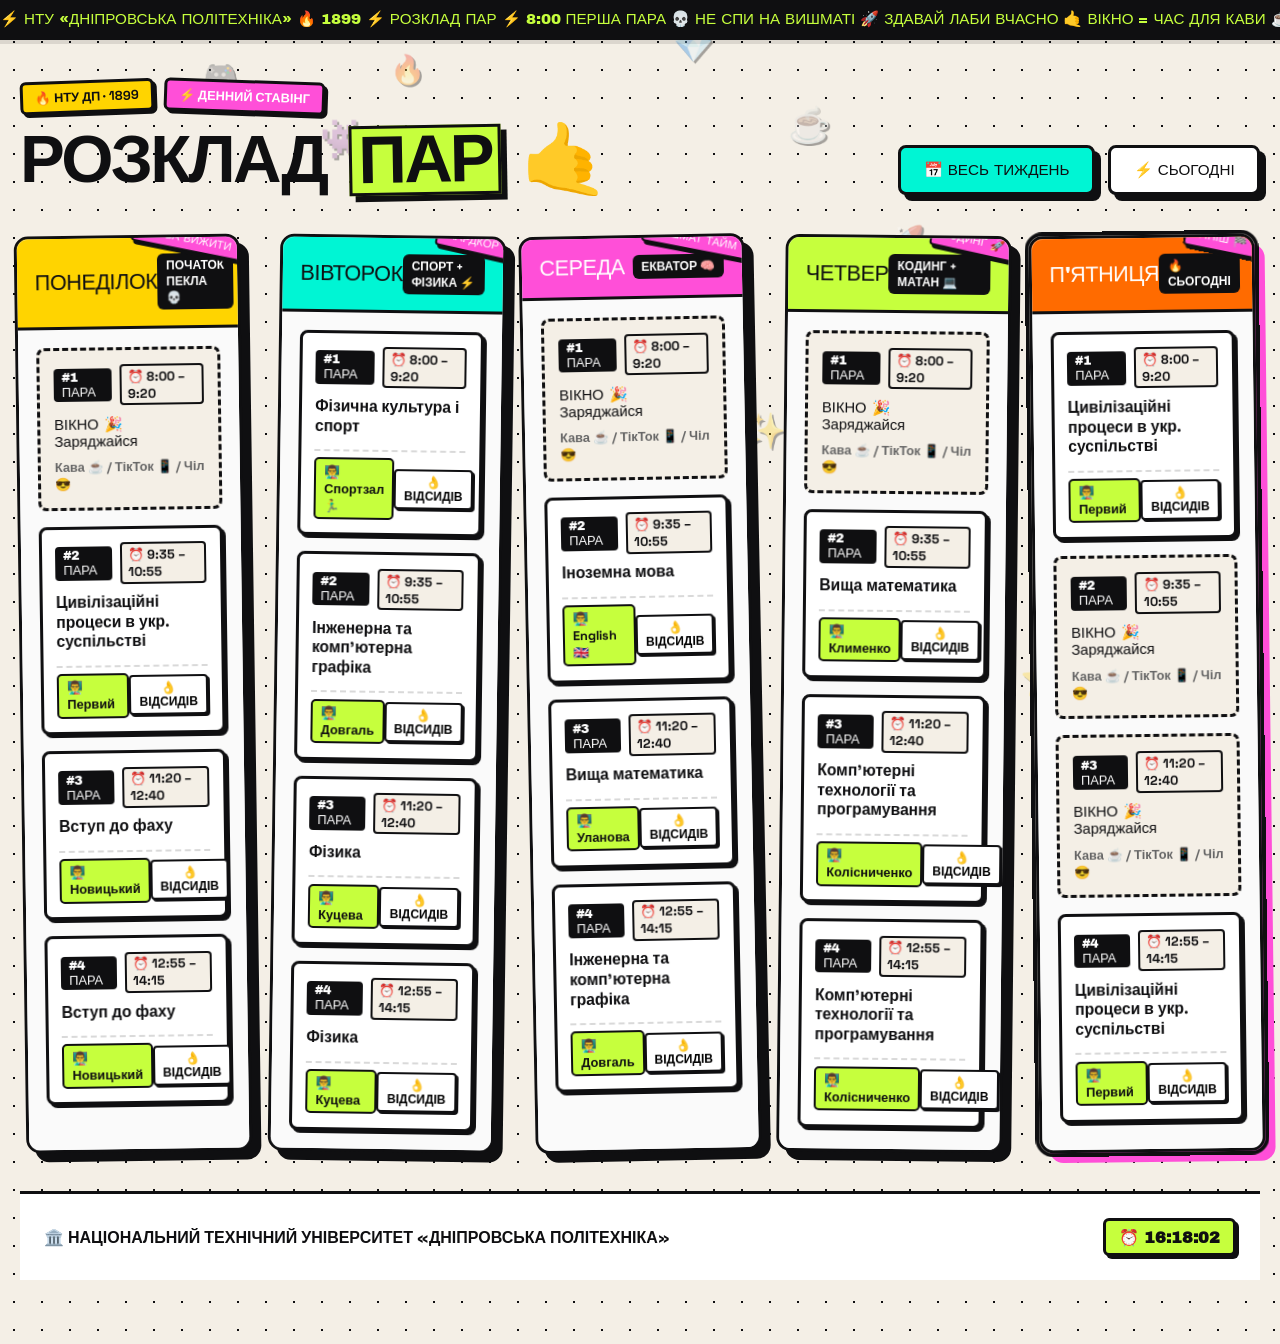
<file: g7-schedule.html>
<!DOCTYPE html>
<html lang="uk">
<head>
  <meta charset="UTF-8">
  <meta name="viewport" content="width=device-width, initial-scale=1.0">
  <title>РОЗКЛАД // НТУ «ДП»</title>

  <!-- Жирні шрифти з сильним характером -->
  <link rel="preconnect" href="https://fonts.googleapis.com">
  <link rel="preconnect" href="https://fonts.gstatic.com" crossorigin>
  <link href="https://fonts.googleapis.com/css2?family=Archivo+Black&family=Space+Grotesk:wght@600;700;900&display=swap" rel="stylesheet">

  <style>
    :root {
      --bg: #F4EFE6;
      --black: #0F0F11;
      --white: #FFFFFF;
      
      --lime: #C6FF3D;
      --pink: #FF4FD8;
      --yellow: #FFD400;
      --cyan: #00F5D4;
      --blue: #3D5AFE;
      --orange: #FF6B00;
      --purple: #B388FF;
      
      --border-thick: 3.5px solid var(--black);
      --shadow-hard: 6px 6px 0px var(--black);
      --shadow-hard-lg: 9px 9px 0px var(--black);
      --shadow-hard-sm: 3px 3px 0px var(--black);
      
      --bounce-ease: cubic-bezier(0.34, 1.56, 0.64, 1);
    }

    * {
      box-sizing: border-box;
      margin: 0;
      padding: 0;
      -webkit-font-smoothing: antialiased;
    }

    body {
      background-color: var(--bg);
      color: var(--black);
      font-family: 'Space Grotesk', -apple-system, sans-serif;
      min-height: 100vh;
      display: flex;
      flex-direction: column;
      overflow-x: hidden;
      background-image: radial-gradient(var(--black) 1px, transparent 0);
      background-size: 28px 28px;
      position: relative;
    }

    .bg-floating-container {
      position: fixed;
      top: 0;
      left: 0;
      width: 100vw;
      height: 100vh;
      pointer-events: none;
      z-index: 1;
      overflow: hidden;
    }

    .float-item {
      position: absolute;
      font-size: 1.8rem;
      user-select: none;
      opacity: 0.35;
      filter: drop-shadow(2px 2px 0px var(--black));
      animation: floatDrift linear infinite alternate;
      will-change: transform;
    }

    @keyframes floatDrift {
      0% {
        transform: translate(0, 0) rotate(0deg) scale(1);
      }
      50% {
        transform: translate(25px, -35px) rotate(15deg) scale(1.1);
      }
      100% {
        transform: translate(-20px, 20px) rotate(-12deg) scale(0.95);
      }
    }

    .ticker-wrap {
      background: var(--black);
      color: var(--lime);
      font-family: 'Archivo Black', sans-serif;
      font-size: 0.95rem;
      padding: 0.6rem 0;
      overflow: hidden;
      white-space: nowrap;
      border-bottom: var(--border-thick);
      position: sticky;
      top: 0;
      z-index: 100;
      box-shadow: 0 4px 0 rgba(0,0,0,0.1);
    }

    .ticker {
      display: inline-block;
      animation: marquee 20s linear infinite;
    }

    @keyframes marquee {
      0% { transform: translateX(0); }
      100% { transform: translateX(-50%); }
    }

    .app-container {
      width: 100%;
      max-width: 1440px;
      margin: 0 auto;
      padding: 2.5rem 1.25rem 4rem;
      display: flex;
      flex-direction: column;
      gap: 2.5rem;
      position: relative;
      z-index: 10;
    }

    .header {
      display: flex;
      flex-direction: column;
      gap: 1.5rem;
      position: relative;
    }

    @media (min-width: 900px) {
      .header {
        flex-direction: row;
        justify-content: space-between;
        align-items: flex-end;
      }
    }

    .header-main {
      display: flex;
      flex-direction: column;
      gap: 0.75rem;
    }

    .tags-row {
      display: flex;
      flex-wrap: wrap;
      gap: 0.6rem;
      align-items: center;
    }

    .badge-pill {
      background: var(--yellow);
      border: var(--border-thick);
      box-shadow: var(--shadow-hard-sm);
      font-weight: 900;
      font-size: 0.8rem;
      text-transform: uppercase;
      padding: 0.3rem 0.75rem;
      border-radius: 6px;
      transform: rotate(-2deg);
      display: inline-flex;
      align-items: center;
      gap: 0.35rem;
    }

    .badge-pill.pink {
      background: var(--pink);
      color: var(--white);
      transform: rotate(2deg);
    }

    .main-title {
      font-family: 'Archivo Black', sans-serif;
      font-size: clamp(2.4rem, 6vw, 4.2rem);
      line-height: 0.95;
      text-transform: uppercase;
      letter-spacing: -0.04em;
      color: var(--black);
      position: relative;
    }

    .main-title span {
      display: inline-block;
      background: var(--lime);
      border: var(--border-thick);
      box-shadow: var(--shadow-hard);
      padding: 0 0.4rem;
      transform: rotate(-1deg);
      margin-left: 0.2rem;
    }

    .controls-wrapper {
      display: flex;
      flex-wrap: wrap;
      align-items: center;
      gap: 0.85rem;
    }

    .btn-brutal {
      background: var(--white);
      color: var(--black);
      border: var(--border-thick);
      box-shadow: var(--shadow-hard);
      font-family: 'Archivo Black', sans-serif;
      font-size: 0.95rem;
      text-transform: uppercase;
      padding: 0.8rem 1.4rem;
      border-radius: 8px;
      cursor: pointer;
      display: inline-flex;
      align-items: center;
      gap: 0.6rem;
      transition: transform 0.15s var(--bounce-ease), box-shadow 0.15s var(--bounce-ease), background-color 0.15s ease;
      user-select: none;
    }

    .btn-brutal:hover {
      transform: translate(-2px, -2px);
      box-shadow: 8px 8px 0px var(--black);
    }

    .btn-brutal:active {
      transform: translate(4px, 4px) !important;
      box-shadow: 1px 1px 0px var(--black) !important;
    }

    .btn-brutal.active {
      background: var(--cyan);
      box-shadow: var(--shadow-hard);
    }

    .btn-brutal.pink-accent.active {
      background: var(--pink);
      color: var(--white);
    }

    .schedule-grid {
      display: grid;
      grid-template-columns: 1fr;
      gap: 1.75rem;
    }

    @media (min-width: 640px) {
      .schedule-grid {
        grid-template-columns: repeat(auto-fit, minmax(290px, 1fr));
      }
    }

    @media (min-width: 1250px) {
      .schedule-grid {
        grid-template-columns: repeat(5, 1fr);
      }
    }

    .schedule-grid.today-only {
      display: flex;
      justify-content: center;
    }

    .schedule-grid.today-only .day-card {
      max-width: 580px;
      width: 100%;
      transform: rotate(0deg) !important;
    }

    .day-card {
      background: var(--white);
      border: var(--border-thick);
      box-shadow: var(--shadow-hard-lg);
      border-radius: 14px;
      display: flex;
      flex-direction: column;
      overflow: hidden;
      transition: transform 0.2s var(--bounce-ease), box-shadow 0.2s var(--bounce-ease);
      position: relative;
    }

    .day-card:nth-child(1) { transform: rotate(-0.8deg); }
    .day-card:nth-child(2) { transform: rotate(0.8deg); }
    .day-card:nth-child(3) { transform: rotate(-1.1deg); }
    .day-card:nth-child(4) { transform: rotate(0.6deg); }
    .day-card:nth-child(5) { transform: rotate(-0.7deg); }

    .day-card:hover {
      transform: translateY(-6px) scale(1.01) !important;
      box-shadow: 12px 12px 0px var(--black);
      z-index: 20;
    }

    .day-card.is-today {
      box-shadow: 10px 10px 0px var(--pink) !important;
      border-color: var(--black);
      outline: 4px solid var(--black);
    }

    .day-header {
      padding: 1rem 1.1rem;
      border-bottom: var(--border-thick);
      display: flex;
      justify-content: space-between;
      align-items: center;
      background: var(--yellow);
    }

    .day-card:nth-child(1) .day-header { background: var(--yellow); }
    .day-card:nth-child(2) .day-header { background: var(--cyan); }
    .day-card:nth-child(3) .day-header { background: var(--pink); color: #fff; }
    .day-card:nth-child(4) .day-header { background: var(--lime); }
    .day-card:nth-child(5) .day-header { background: var(--orange); color: #fff; }

    .day-title {
      font-family: 'Archivo Black', sans-serif;
      font-size: 1.35rem;
      text-transform: uppercase;
      letter-spacing: -0.02em;
    }

    .day-meta-badge {
      font-size: 0.75rem;
      font-weight: 900;
      background: var(--black);
      color: var(--white);
      padding: 0.25rem 0.55rem;
      border-radius: 6px;
      text-transform: uppercase;
    }

    .pairs-body {
      padding: 1.1rem;
      display: flex;
      flex-direction: column;
      gap: 1rem;
      background: #FAFAFA;
      flex: 1;
    }

    .pair-block {
      background: var(--white);
      border: var(--border-thick);
      box-shadow: var(--shadow-hard-sm);
      border-radius: 8px;
      padding: 0.85rem;
      display: flex;
      flex-direction: column;
      gap: 0.6rem;
      position: relative;
      transition: transform 0.15s var(--bounce-ease), box-shadow 0.15s var(--bounce-ease), background-color 0.2s ease;
      user-select: none;
    }

    .pair-block:hover {
      transform: translate(-2px, -2px);
      box-shadow: 5px 5px 0px var(--black);
    }

    .pair-block.done {
      background: #EBEAE5;
      opacity: 0.7;
      text-decoration: line-through;
    }

    @keyframes pairBreathing {
      0%, 100% {
        transform: scale(1);
        box-shadow: var(--shadow-hard-sm);
      }
      50% {
        transform: scale(1.018);
        box-shadow: 6px 6px 0px var(--pink);
      }
    }

    .pair-block.is-current-pair {
      animation: pairBreathing 3.2s ease-in-out infinite;
      border-color: var(--pink) !important;
      outline: 3px solid var(--pink);
      background: #FFF9FE;
      z-index: 5;
    }

    .pair-top-row {
      display: flex;
      justify-content: space-between;
      align-items: center;
      gap: 0.5rem;
    }

    .pair-number {
      font-family: 'Archivo Black', sans-serif;
      font-size: 0.8rem;
      background: var(--black);
      color: var(--white);
      padding: 0.15rem 0.5rem;
      border-radius: 4px;
    }

    .pair-hours {
      font-size: 0.8rem;
      font-weight: 800;
      color: var(--black);
      background: var(--bg);
      border: 2px solid var(--black);
      padding: 0.1rem 0.4rem;
      border-radius: 4px;
    }

    .live-badge {
      background: var(--pink);
      color: var(--white);
      font-family: 'Archivo Black', sans-serif;
      font-size: 0.7rem;
      padding: 0.15rem 0.45rem;
      border-radius: 4px;
      border: 1.5px solid var(--black);
      animation: blinker 1.5s ease-in-out infinite;
    }

    @keyframes blinker {
      50% { opacity: 0.6; }
    }

    .pair-name {
      font-size: 0.98rem;
      font-weight: 900;
      line-height: 1.25;
      word-break: break-word;
    }

    .pair-footer {
      display: flex;
      justify-content: space-between;
      align-items: center;
      margin-top: 0.2rem;
      padding-top: 0.4rem;
      border-top: 2px dashed rgba(0,0,0,0.15);
    }

    .teacher-tag {
      font-size: 0.8rem;
      font-weight: 800;
      background: var(--lime);
      border: 2px solid var(--black);
      padding: 0.2rem 0.5rem;
      border-radius: 5px;
      display: inline-flex;
      align-items: center;
      gap: 0.3rem;
    }

    .btn-done-check {
      background: var(--white);
      border: 2px solid var(--black);
      cursor: pointer;
      font-size: 0.75rem;
      font-weight: 900;
      padding: 0.25rem 0.5rem;
      border-radius: 4px;
      box-shadow: 2px 2px 0px var(--black);
      transition: all 0.1s var(--bounce-ease);
    }

    .btn-done-check:hover {
      background: var(--yellow);
    }

    .btn-done-check:active {
      transform: translate(2px, 2px);
      box-shadow: 0 0 0;
    }

    .pair-block.is-window {
      background: var(--bg);
      border: 3px dashed var(--black);
      box-shadow: none;
      padding: 0.9rem;
    }

    .window-title {
      font-family: 'Archivo Black', sans-serif;
      font-size: 0.92rem;
      color: var(--black);
      display: flex;
      align-items: center;
      gap: 0.4rem;
    }

    .window-subtitle {
      font-size: 0.8rem;
      font-weight: 700;
      color: #666;
    }

    .weekend-card {
      grid-column: 1 / -1;
      background: var(--yellow);
      border: var(--border-thick);
      box-shadow: var(--shadow-hard-lg);
      border-radius: 16px;
      padding: 4rem 2rem;
      text-align: center;
      display: flex;
      flex-direction: column;
      align-items: center;
      gap: 1.25rem;
      transform: rotate(-1deg);
    }

    .weekend-card h2 {
      font-family: 'Archivo Black', sans-serif;
      font-size: clamp(2rem, 4vw, 3rem);
      text-transform: uppercase;
    }

    .meme-sticker {
      position: absolute;
      top: -12px;
      right: -8px;
      background: var(--pink);
      color: var(--white);
      font-family: 'Archivo Black', sans-serif;
      font-size: 0.7rem;
      padding: 0.3rem 0.6rem;
      border: 2px solid var(--black);
      box-shadow: var(--shadow-hard-sm);
      transform: rotate(12deg);
      border-radius: 4px;
      z-index: 5;
      pointer-events: none;
    }

    /* Canvas для конфетті */
    #confettiCanvas {
      position: fixed;
      top: 0;
      left: 0;
      width: 100vw;
      height: 100vh;
      pointer-events: none;
      z-index: 9999;
    }

    .footer {
      margin-top: auto;
      background: var(--white);
      border-top: var(--border-thick);
      padding: 1.5rem;
      display: flex;
      flex-wrap: wrap;
      justify-content: space-between;
      align-items: center;
      gap: 1rem;
      font-weight: 800;
      position: relative;
      z-index: 10;
    }

    .clock-badge {
      background: var(--lime);
      border: var(--border-thick);
      box-shadow: var(--shadow-hard-sm);
      padding: 0.4rem 0.8rem;
      border-radius: 6px;
      font-family: 'Archivo Black', sans-serif;
    }
  </style>
</head>
<body>

  <!-- Плаваючі фонові елементи (мемні декоративні штучки) -->
  <div class="bg-floating-container" id="floatingBg"></div>

  <!-- Конфетті canvas -->
  <canvas id="confettiCanvas"></canvas>

  <div class="ticker-wrap">
    <div class="ticker">
      ⚡ НТУ «ДНІПРОВСЬКА ПОЛІТЕХНІКА» 🔥 1899 ⚡ РОЗКЛАД ПАР ⚡ 8:00 ПЕРША ПАРА 💀 НЕ СПИ НА ВИШМАТІ 🚀 ЗДАВАЙ ЛАБИ ВЧАСНО 🤙 ВІКНО = ЧАС ДЛЯ КАВИ ☕️ ⚡ НТУ «ДНІПРОВСЬКА ПОЛІТЕХНІКА» 🔥 1899 ⚡ РОЗКЛАД ПАР ⚡ 8:00 ПЕРША ПАРА 💀
    </div>
  </div>

  <div class="app-container">
    
    <!-- Шапка -->
    <header class="header">
      <div class="header-main">
        <div class="tags-row">
          <div class="badge-pill">🔥 НТУ ДП · 1899</div>
          <div class="badge-pill pink">⚡ ДЕННИЙ СТАВІНГ</div>
        </div>
        <h1 class="main-title">РОЗКЛАД <span>ПАР</span> 🤙</h1>
      </div>

      <!-- Кнопки-перемикачі -->
      <div class="controls-wrapper">
        <button class="btn-brutal active" id="btnWeek" onclick="setViewMode('week')">
          📅 ВЕСЬ ТИЖДЕНЬ
        </button>
        <button class="btn-brutal pink-accent" id="btnToday" onclick="setViewMode('today')">
          ⚡ СЬОГОДНІ
        </button>
      </div>
    </header>

    <!-- Сетка дней -->
    <main class="schedule-grid" id="scheduleContainer"></main>

    <!-- Футер -->
    <footer class="footer">
      <div>🏛️ НАЦІОНАЛЬНИЙ ТЕХНІЧНИЙ УНІВЕРСИТЕТ «ДНІПРОВСЬКА ПОЛІТЕХНІКА»</div>
      <div class="clock-badge" id="liveClock">⏰ 00:00:00</div>
    </footer>
  </div>

  <script>
    // Точний графік дзвінків НТУ «ДП»
    const timeSlots = {
      1: { text: "8:00 – 9:20", start: 8 * 60, end: 9 * 60 + 20 },
      2: { text: "9:35 – 10:55", start: 9 * 60 + 35, end: 10 * 60 + 55 },
      3: { text: "11:20 – 12:40", start: 11 * 60 + 20, end: 12 * 60 + 40 },
      4: { text: "12:55 – 14:15", start: 12 * 60 + 55, end: 14 * 60 + 15 },
      5: { text: "14:30 – 15:50", start: 14 * 60 + 30, end: 15 * 60 + 50 },
      6: { text: "16:05 – 17:25", start: 16 * 60 + 5, end: 17 * 60 + 25 },
      7: { text: "17:35 – 18:55", start: 17 * 60 + 35, end: 18 * 60 + 55 },
      8: { text: "19:05 – 20:25", start: 19 * 60 + 5, end: 20 * 60 + 25 }
    };

    const scheduleData = [
      {
        dayId: 1,
        dayName: "Понеділок",
        badge: "Початок пекла 💀",
        sticker: "ТРЕБА ВИЖИТИ",
        pairs: [
          { num: 1, subject: "-", teacher: "" },
          { num: 2, subject: "Цивілізаційні процеси в укр. суспільстві", teacher: "Первий" },
          { num: 3, subject: "Вступ до фаху", teacher: "Новицький" },
          { num: 4, subject: "Вступ до фаху", teacher: "Новицький" }
        ]
      },
      {
        dayId: 2,
        dayName: "Вівторок",
        badge: "Спорт + Фізика ⚡",
        sticker: "ХАРДКОР",
        pairs: [
          { num: 1, subject: "Фізична культура і спорт", teacher: "Спортзал 🏃‍♂️" },
          { num: 2, subject: "Інженерна та комп'ютерна графіка", teacher: "Довгаль" },
          { num: 3, subject: "Фізика", teacher: "Куцева" },
          { num: 4, subject: "Фізика", teacher: "Куцева" }
        ]
      },
      {
        dayId: 3,
        dayName: "Середа",
        badge: "Екватор 🧠",
        sticker: "ВИШМАТ ТАЙМ",
        pairs: [
          { num: 1, subject: "-", teacher: "" },
          { num: 2, subject: "Іноземна мова", teacher: "English 🇬🇧" },
          { num: 3, subject: "Вища математика", teacher: "Уланова" },
          { num: 4, subject: "Інженерна та комп'ютерна графіка", teacher: "Довгаль" }
        ]
      },
      {
        dayId: 4,
        dayName: "Четвер",
        badge: "Кодинг + Матан 💻",
        sticker: "КОДИНГ 🚀",
        pairs: [
          { num: 1, subject: "-", teacher: "" },
          { num: 2, subject: "Вища математика", teacher: "Клименко" },
          { num: 3, subject: "Комп'ютерні технології та програмування", teacher: "Колісниченко" },
          { num: 4, subject: "Комп'ютерні технології та програмування", teacher: "Колісниченко" }
        ]
      },
      {
        dayId: 5,
        dayName: "П'ятниця",
        badge: "Майже свобода 🎉",
        sticker: "ФІНІШ 🏁",
        pairs: [
          { num: 1, subject: "Цивілізаційні процеси в укр. суспільстві", teacher: "Первий" },
          { num: 2, subject: "-", teacher: "" },
          { num: 3, subject: "-", teacher: "" },
          { num: 4, subject: "Цивілізаційні процеси в укр. суспільстві", teacher: "Первий" }
        ]
      }
    ];

    let currentView = 'week';
    const completedPairs = new Set();

    function getCurrentPairNum() {
      const now = new Date();
      const currentMinutes = now.getHours() * 60 + now.getMinutes();

      for (const [num, slot] of Object.entries(timeSlots)) {
        if (currentMinutes >= slot.start && currentMinutes <= slot.end) {
          return parseInt(num, 10);
        }
      }
      return null;
    }

    function initFloatingBackground() {
      const container = document.getElementById('floatingBg');
      if (!container) return;

      const memeItems = ['⚡', '⭐', '👾', '☕', '🎮', '🦄', '🍕', '💥', '🚀', '🧠', '💻', '🔥', '✨', '🗿', '💎'];
      const count = 16; // Кількість декоративних елементів

      container.innerHTML = '';

      for (let i = 0; i < count; i++) {
        const item = document.createElement('div');
        item.className = 'float-item';
        item.textContent = memeItems[i % memeItems.length];

        // Довільні стартові позиції та параметри анімації
        const posX = Math.random() * 95; // %
        const posY = Math.random() * 95; // %
        const duration = 12 + Math.random() * 16; // 12s - 28s
        const delay = -(Math.random() * 10); // Від'ємний затрим для природності
        const size = 1.4 + Math.random() * 1.2; // rem

        item.style.left = `${posX}vw`;
        item.style.top = `${posY}vh`;
        item.style.fontSize = `${size}rem`;
        item.style.animationDuration = `${duration}s`;
        item.style.animationDelay = `${delay}s`;

        container.appendChild(item);
      }
    }

    function renderSchedule() {
      const container = document.getElementById('scheduleContainer');
      const now = new Date();
      const today = now.getDay(); // 1 = Пн, 5 = Пт, 0/6 = Вихідні
      const currentPairNum = getCurrentPairNum();

      container.innerHTML = '';

      if (currentView === 'today') {
        container.classList.add('today-only');

        if (today === 0 || today === 6) {
          container.innerHTML = `
            <div class="weekend-card">
              <div style="font-size: 4rem;">🏖️🍕🎮</div>
              <h2>ВИХІДНИЙ! СПИ ДАЛІ</h2>
              <p style="font-size: 1.1rem; font-weight: 800; max-width: 450px;">
                Сьогодні ніяких пар. Відпочивай або чекни графік на весь тиждень зверху!
              </p>
            </div>
          `;
          return;
        }

        const todayData = scheduleData.find(d => d.dayId === today);
        if (todayData) {
          container.appendChild(createDayCard(todayData, true, currentPairNum));
        }
      } else {
        container.classList.remove('today-only');
        scheduleData.forEach((dayData) => {
          const isToday = dayData.dayId === today;
          container.appendChild(createDayCard(dayData, isToday, isToday ? currentPairNum : null));
        });
      }
    }

    function createDayCard(dayData, isToday, currentPairNum) {
      const card = document.createElement('div');
      card.className = `day-card ${isToday ? 'is-today' : ''}`;

      let pairsHtml = '';
      dayData.pairs.forEach((pair) => {
        const timeObj = timeSlots[pair.num] || { text: "" };
        const time = timeObj.text;
        const isEmpty = pair.subject === "-";
        const pairKey = `${dayData.dayId}-${pair.num}`;
        const isDone = completedPairs.has(pairKey);
        const isCurrent = (isToday && pair.num === currentPairNum);

        if (isEmpty) {
          pairsHtml += `
            <div class="pair-block is-window ${isCurrent ? 'is-current-pair' : ''}">
              <div class="pair-top-row">
                <span class="pair-number">#${pair.num} ПАРА</span>
                <span class="pair-hours">⏰ ${time}</span>
                ${isCurrent ? `<span class="live-badge">🔴 ЗАРАЗ</span>` : ''}
              </div>
              <div class="window-title">ВІКНО 🎉 Заряджайся</div>
              <div class="window-subtitle">Кава ☕️ / ТікТок 📱 / Чіл 😎</div>
            </div>
          `;
        } else {
          pairsHtml += `
            <div class="pair-block ${isDone ? 'done' : ''} ${isCurrent ? 'is-current-pair' : ''}" id="card-${pairKey}">
              <div class="pair-top-row">
                <span class="pair-number">#${pair.num} ПАРА</span>
                <span class="pair-hours">⏰ ${time}</span>
                ${isCurrent ? `<span class="live-badge">🔴 LIVE</span>` : ''}
              </div>
              <div class="pair-name">${escapeHtml(pair.subject)}</div>
              <div class="pair-footer">
                ${pair.teacher ? `<span class="teacher-tag">👨‍🏫 ${escapeHtml(pair.teacher)}</span>` : `<span></span>`}
                <button class="btn-done-check" onclick="toggleDone('${pairKey}', event)">
                  ${isDone ? '✅ ВИЖИВ' : '👌 ВІДСИДІВ'}
                </button>
              </div>
            </div>
          `;
        }
      });

      card.innerHTML = `
        <div class="meme-sticker">${dayData.sticker}</div>
        <div class="day-header">
          <span class="day-title">${dayData.dayName}</span>
          <span class="day-meta-badge">${isToday ? '🔥 СЬОГОДНІ' : dayData.badge}</span>
        </div>
        <div class="pairs-body">
          ${pairsHtml}
        </div>
      `;

      return card;
    }

    function toggleDone(pairKey, event) {
      event.stopPropagation();
      const cardEl = document.getElementById(`card-${pairKey}`);
      
      if (completedPairs.has(pairKey)) {
        completedPairs.delete(pairKey);
        if (cardEl) {
          cardEl.classList.remove('done');
          const btn = cardEl.querySelector('.btn-done-check');
          if (btn) btn.textContent = '👌 ВІДСИДІВ';
        }
      } else {
        completedPairs.add(pairKey);
        if (cardEl) {
          cardEl.classList.add('done');
          const btn = cardEl.querySelector('.btn-done-check');
          if (btn) btn.textContent = '✅ ВИЖИВ';
        }
        const rect = event.target.getBoundingClientRect();
        launchConfetti(rect.left + rect.width / 2, rect.top + rect.height / 2);
      }
    }

    function setViewMode(mode) {
      currentView = mode;
      document.getElementById('btnWeek').classList.toggle('active', mode === 'week');
      document.getElementById('btnToday').classList.toggle('active', mode === 'today');
      renderSchedule();
    }

    function escapeHtml(str) {
      const p = document.createElement('p');
      p.textContent = str;
      return p.innerHTML;
    }

    let lastCheckedPair = null;
    function updateClock() {
      const now = new Date();
      const timeStr = now.toTimeString().split(' ')[0];
      const clockEl = document.getElementById('liveClock');
      if (clockEl) clockEl.textContent = `⏰ ${timeStr}`;

      // Перевіряємо зміну пар щохвилини
      const currentPair = getCurrentPairNum();
      if (currentPair !== lastCheckedPair) {
        lastCheckedPair = currentPair;
        renderSchedule();
      }
    }

    const canvas = document.getElementById('confettiCanvas');
    const ctx = canvas.getContext('2d');
    let particles = [];

    function resizeCanvas() {
      canvas.width = window.innerWidth;
      canvas.height = window.innerHeight;
    }
    window.addEventListener('resize', resizeCanvas);
    resizeCanvas();

    function launchConfetti(x, y) {
      const colors = ['#C6FF3D', '#FF4FD8', '#FFD400', '#00F5D4', '#3D5AFE', '#FF6B00', '#0F0F11'];
      for (let i = 0; i < 45; i++) {
        particles.push({
          x: x,
          y: y,
          vx: (Math.random() - 0.5) * 14,
          vy: (Math.random() - 0.8) * 14,
          size: Math.random() * 9 + 5,
          color: colors[Math.floor(Math.random() * colors.length)],
          rot: Math.random() * 360,
          vRot: (Math.random() - 0.5) * 12,
          alpha: 1
        });
      }
    }

    function confettiLoop() {
      ctx.clearRect(0, 0, canvas.width, canvas.height);
      for (let i = particles.length - 1; i >= 0; i--) {
        const p = particles[i];
        p.x += p.vx;
        p.y += p.vy;
        p.vy += 0.35;
        p.rot += p.vRot;
        p.alpha -= 0.016;

        ctx.save();
        ctx.globalAlpha = Math.max(0, p.alpha);
        ctx.translate(p.x, p.y);
        ctx.rotate((p.rot * Math.PI) / 180);
        ctx.fillStyle = p.color;
        ctx.strokeStyle = '#000';
        ctx.lineWidth = 1.5;
        ctx.fillRect(-p.size / 2, -p.size / 2, p.size, p.size);
        ctx.strokeRect(-p.size / 2, -p.size / 2, p.size, p.size);
        ctx.restore();

        if (p.alpha <= 0) particles.splice(i, 1);
      }
      requestAnimationFrame(confettiLoop);
    }

    document.addEventListener('DOMContentLoaded', () => {
      initFloatingBackground();
      renderSchedule();
      updateClock();
      setInterval(updateClock, 1000);
      confettiLoop();
    });
  </script>
</body>
</html>
</file>
